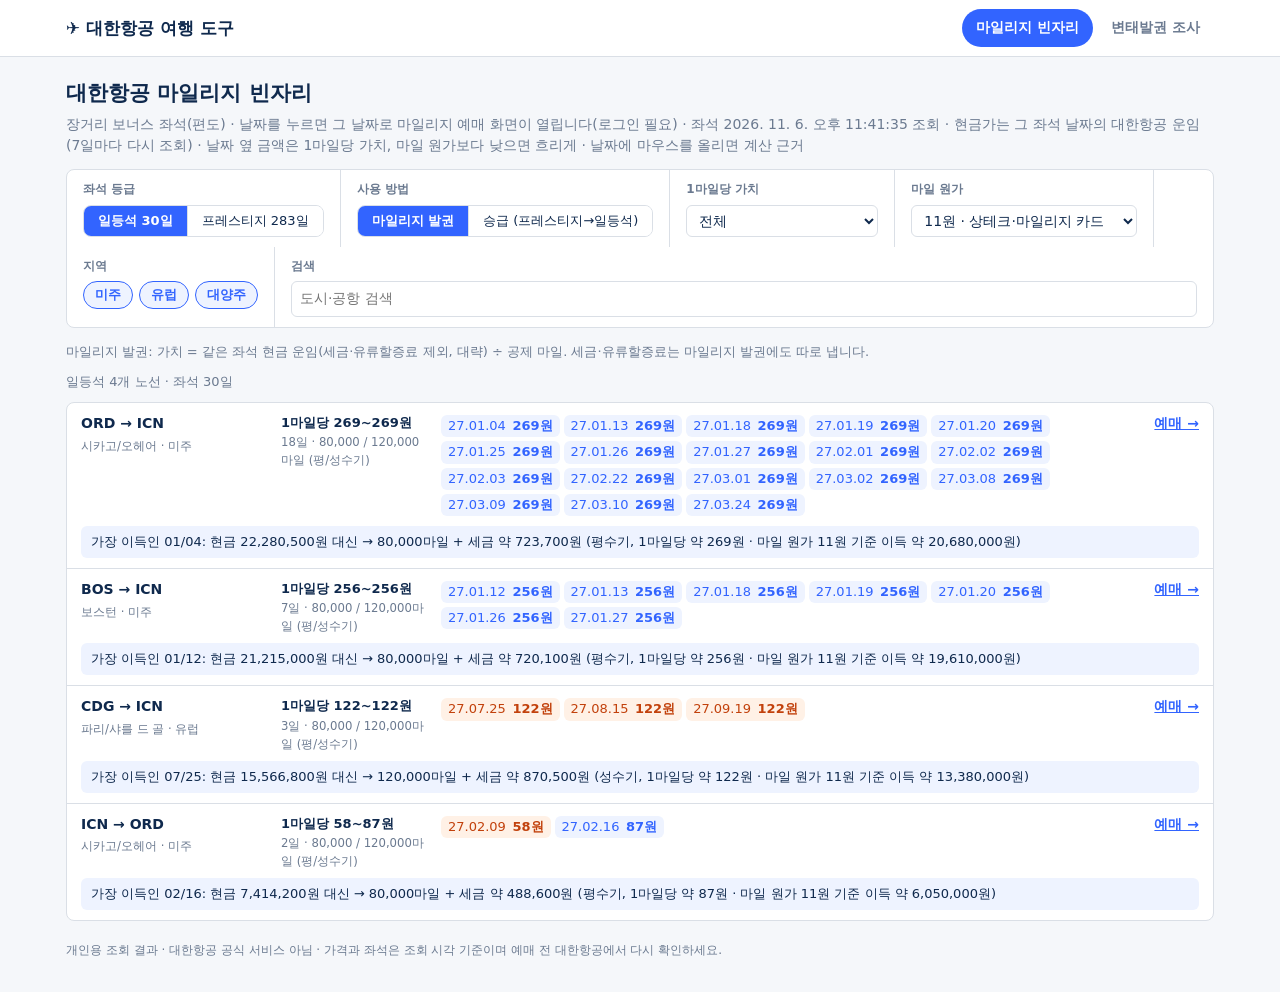
<file: index.html>
<!doctype html>
<html lang="ko">
<head>
<meta charset="utf-8">
<meta name="viewport" content="width=device-width,initial-scale=1">
<title>대한항공 여행 도구</title>
<link rel="stylesheet" href="style.css?v=20261106a">
<script type="module" src="app.js?v=20261106a"></script>
</head>
<body>
<header class="top">
  <div class="wrap top-inner">
    <a class="brand" href="#award">✈ 대한항공 여행 도구</a>
    <nav class="tabs" role="tablist">
      <a href="#award" role="tab" data-tab="award">마일리지 빈자리</a>
      <a href="#stayover" role="tab" data-tab="stayover">변태발권 조사</a>
    </nav>
  </div>
</header>
<main class="wrap" id="view" aria-live="polite"></main>
<footer class="wrap foot">개인용 조회 결과 · 대한항공 공식 서비스 아님 · 가격과 좌석은 조회 시각 기준이며 예매 전 대한항공에서 다시 확인하세요.</footer>
</body>
</html>
</file>
<file: style.css>
:root{--blue:#3264ff;--blue-dark:#1f4de0;--ink:#0f294d;--muted:#6b7a90;--line:#dadfe6;--bg:#f5f7fa;--card:#fff;--soft:#eef3ff;--red:#ff3b6a;--green:#0a8f5a;--hack:#1f6f4a;--plain:#244977}
@media (prefers-color-scheme:dark){:root{--ink:#e5e9f0;--muted:#9aa5b8;--line:#2a3140;--bg:#0f131a;--card:#171c25;--soft:#1d2738;--blue:#6b8cff;--blue-dark:#5577ff}}
*{box-sizing:border-box}
body{margin:0;background:var(--bg);color:var(--ink);font:14px/1.55 system-ui,'Malgun Gothic','Apple SD Gothic Neo',sans-serif}
a{color:var(--blue)}
button,input,select{font:inherit;color:inherit}
.wrap{max-width:1180px;margin:0 auto;padding:0 16px}
.top{background:var(--card);border-bottom:1px solid var(--line);position:sticky;top:0;z-index:5}
.top-inner{display:flex;justify-content:space-between;align-items:center;gap:12px;min-height:56px;flex-wrap:wrap}
.brand{font-weight:800;font-size:17px;text-decoration:none;color:var(--ink)}
.tabs{display:flex;gap:4px}
.tabs a{padding:8px 14px;border-radius:999px;text-decoration:none;color:var(--muted);font-weight:600}
.tabs a[aria-selected=true]{background:var(--blue);color:#fff}
.head{margin:20px 0 12px}.head h1{font-size:21px;margin:0 0 4px}.head p{margin:0;color:var(--muted)}
.empty{background:var(--card);border:1px dashed var(--line);border-radius:8px;padding:36px;text-align:center;color:var(--muted)}
.foot{color:var(--muted);font-size:12px;padding:20px 16px 32px}

/* filter bar shared by components */
.bar{display:flex;flex-wrap:wrap;gap:8px 14px;align-items:center;background:var(--card);border:1px solid var(--line);border-radius:8px;padding:10px 14px;margin-bottom:14px}
.bar label{display:inline-flex;align-items:center;gap:6px;font-size:13px}
.bar select,.bar input[type=search]{border:1px solid var(--line);border-radius:6px;padding:6px 8px;background:var(--card)}
.chips{display:flex;flex-wrap:wrap;gap:6px}
.chip{border:1px solid var(--line);border-radius:999px;padding:3px 11px;font-size:13px;cursor:pointer;background:var(--card)}
.chip[aria-pressed=true]{border-color:var(--blue);background:var(--soft);color:var(--blue);font-weight:600}
.count{color:var(--muted);font-size:13px;margin:0 0 10px}

/* award */
.routes{background:var(--card);border:1px solid var(--line);border-radius:8px;overflow:hidden}
.route{display:grid;grid-template-columns:190px 60px minmax(0,1fr) 70px;gap:10px;padding:10px 14px;border-top:1px solid var(--line);align-items:start}
.route:first-child{border-top:0}
.route b{display:block}.route small{color:var(--muted)}
.route .n{color:var(--muted)}
.d{display:inline-block;margin:2px 4px 2px 0;padding:1px 7px;border-radius:6px;background:var(--soft);color:var(--blue);font-size:13px}
.route .go{text-align:right;font-weight:600;white-space:nowrap}
@media (max-width:640px){.route{grid-template-columns:1fr auto}.route .dates{grid-column:1/-1}.route .go{grid-column:1/-1;text-align:left}}

/* stayover */
.card{display:grid;grid-template-columns:180px minmax(0,1fr) 240px;background:var(--card);border:1px solid var(--line);border-radius:8px;overflow:hidden;margin-bottom:12px}
.card:hover{border-color:var(--blue)}
.visual{padding:16px;color:#fff;display:flex;flex-direction:column;justify-content:space-between;min-height:150px}
.visual .codes{font:700 26px Georgia,serif;line-height:1.15}
.visual .route-name{font-size:12px;opacity:.9}
.info{padding:14px 16px;min-width:0}
.info h3{margin:0 0 2px;font-size:17px}
.sub{color:var(--muted);font-size:13px;margin:0 0 8px}
.badge{display:inline-block;background:var(--blue);color:#fff;border-radius:4px;padding:1px 8px;font-size:13px;font-weight:700;margin-bottom:8px}
.badge.worse{background:#8592a6}
.tickets{list-style:none;margin:0;padding:0;font-size:13px}
.tickets li{padding:3px 0}
.price{border-left:1px dashed var(--line);padding:14px 16px;display:flex;flex-direction:column;align-items:flex-end;justify-content:flex-end;text-align:right;gap:2px}
.price .tag{background:var(--red);color:#fff;font-size:12px;border-radius:3px;padding:1px 7px}
.price .big{color:var(--blue);font-size:22px;font-weight:800}
.price s,.price .small{color:var(--muted);font-size:12px}
.cta{margin-top:8px;background:var(--blue);color:#fff;border-radius:6px;padding:8px 14px;font-weight:700;text-decoration:none;text-align:center}
.guide{grid-column:1/-1;border-top:1px solid var(--line);padding:10px 16px}
.guide summary{cursor:pointer;color:var(--blue);font-weight:700}
.guide pre{white-space:pre-wrap;font:13px/1.7 system-ui,'Malgun Gothic',sans-serif;background:var(--soft);border-radius:6px;padding:12px 14px;margin:10px 0}
.guide button{border:1px solid var(--blue);background:var(--card);color:var(--blue);border-radius:6px;padding:6px 12px;cursor:pointer}
.table{width:100%;border-collapse:collapse;background:var(--card);border:1px solid var(--line);border-radius:8px;overflow:hidden;font-size:13px}
.table th,.table td{text-align:left;padding:8px 10px;border-bottom:1px solid var(--line);white-space:nowrap}
.table td.num{text-align:right}.table tr.pending td{color:var(--muted)}
.table-wrap{overflow-x:auto}
.more{display:block;margin:6px auto 20px;background:var(--card);border:1px solid var(--blue);color:var(--blue);border-radius:6px;padding:9px 36px;cursor:pointer}
@media (max-width:900px){.card{grid-template-columns:130px minmax(0,1fr)}.price{grid-column:1/-1;border-left:0;border-top:1px dashed var(--line);flex-direction:row;flex-wrap:wrap;justify-content:space-between;align-items:center}}
@media (max-width:560px){.card{grid-template-columns:1fr}.visual{min-height:90px}}

/* labelled filter groups */
.bar.grouped{gap:0;padding:0;align-items:stretch}
.bar.grouped .group{display:flex;flex-direction:column;gap:6px;padding:10px 16px;border-right:1px solid var(--line)}
.bar.grouped .group:last-child{border-right:0}
.bar.grouped .grow{flex:1;min-width:180px}
.group-label{font-size:12px;color:var(--muted);font-weight:600}
.segmented{display:inline-flex;border:1px solid var(--line);border-radius:8px;overflow:hidden;align-self:flex-start}
.segmented button{border:0;background:var(--card);padding:5px 14px;cursor:pointer;font-size:13px}
.segmented button+button{border-left:1px solid var(--line)}
.segmented button[aria-checked=true]{background:var(--blue);color:#fff;font-weight:700}
@media (max-width:640px){.bar.grouped{flex-direction:column}.bar.grouped .group{border-right:0;border-bottom:1px solid var(--line)}.bar.grouped .group:last-child{border-bottom:0}}

/* explorer-style result list */
.files{width:100%;border-collapse:collapse;background:var(--card);border:1px solid var(--line);border-radius:8px;overflow:hidden;font-size:13px}
.files th{background:var(--card);text-align:left;font-weight:600;color:var(--muted);padding:7px 10px;border-bottom:1px solid var(--line);cursor:pointer;white-space:nowrap;user-select:none}
.files th:hover{background:var(--soft)}
.files td{padding:6px 10px;white-space:nowrap}
.files th.num,.files td.num{text-align:right}
.files tr.section td{padding:12px 10px 4px;color:var(--blue);font-weight:700;cursor:pointer;border-top:1px solid var(--line)}
.files tr.section small{color:var(--muted);font-weight:400}
.files tr.item{cursor:pointer}
.files tr.item:hover,.files tr.item.open{background:var(--soft)}
.files .name{display:flex;align-items:center;gap:8px}
.files .name small{color:var(--muted)}
.files .icon{width:18px;height:18px;border-radius:4px;background:#e8f0ff;color:var(--blue);display:inline-grid;place-items:center;font-size:11px}
.files .icon.pair{background:#e7f6ee;color:var(--green)}
.files .strong{font-weight:700}.files .muted{color:var(--muted)}
.save{color:var(--green);font-weight:700}.save.worse{color:var(--muted);font-weight:400}
.files tr.detail td{white-space:normal;background:var(--soft);padding:10px 14px 14px 36px}
.files tr.detail .tickets li{padding:2px 0}.files tr.detail .muted{color:var(--muted)}
.files tr.detail .guide{border:0;padding:6px 0}
.files tr.detail .cta{display:inline-block;margin-top:4px}

.route .n b{display:block;color:var(--ink);font-size:13px}.route .n small{display:block}
.d em{font-style:normal;font-weight:700;margin-left:2px}
.d em.loss{font-weight:400;opacity:.55}
.d.peak{background:#fff1e6;color:#c2410c}
@media (prefers-color-scheme:dark){.d.peak{background:#3b2414;color:#fdba74}}
.route{grid-template-columns:190px 150px minmax(0,1fr) 60px}

a.d{text-decoration:none}a.d:hover{outline:1px solid var(--blue)}
.links{display:flex;flex-wrap:wrap;gap:8px;align-items:center;margin-top:6px}
.links small{color:var(--muted)}

.route .cost{grid-column:1/-1;font-size:13px;color:var(--ink);background:var(--soft);border-radius:6px;padding:6px 10px;margin-top:-2px}

.month-bar{margin-top:16px}.month-bar select{font-size:15px;font-weight:700;padding:7px 10px}
.month-bar small{color:var(--muted)}
</file>
